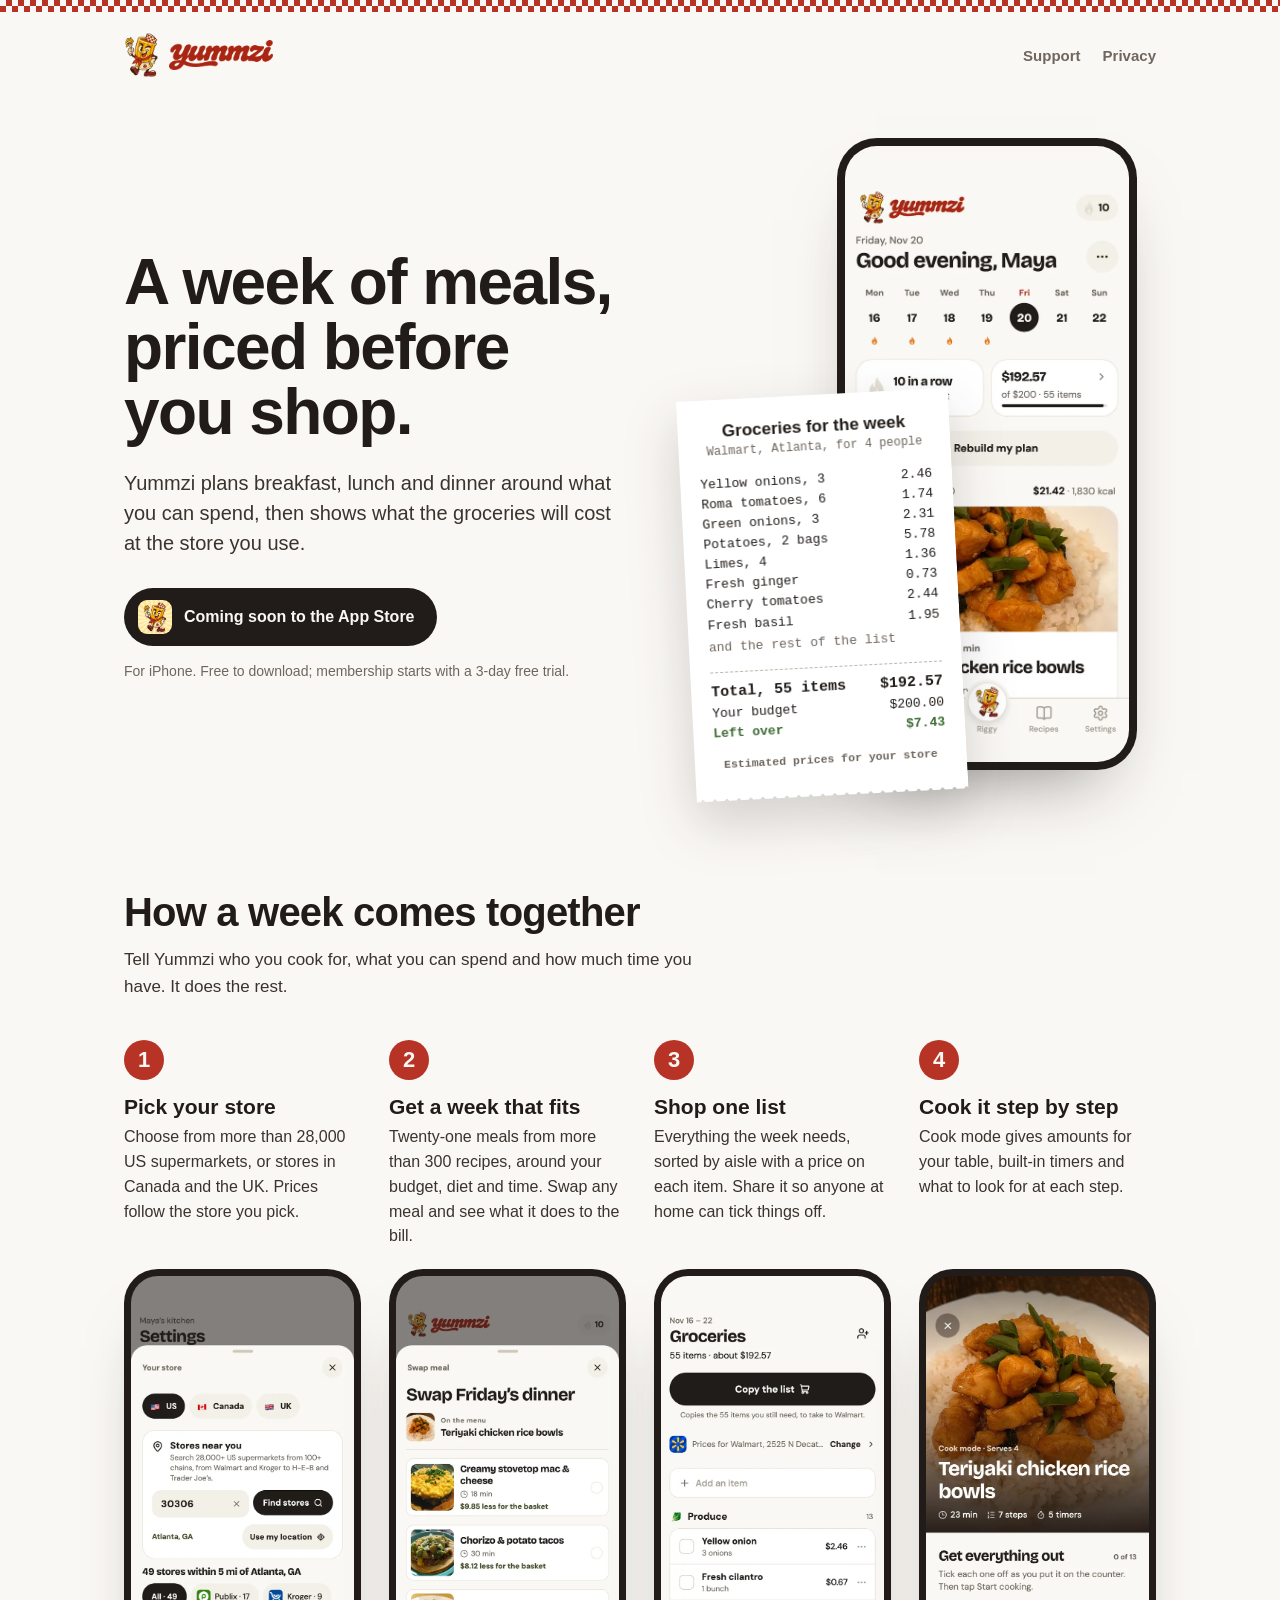
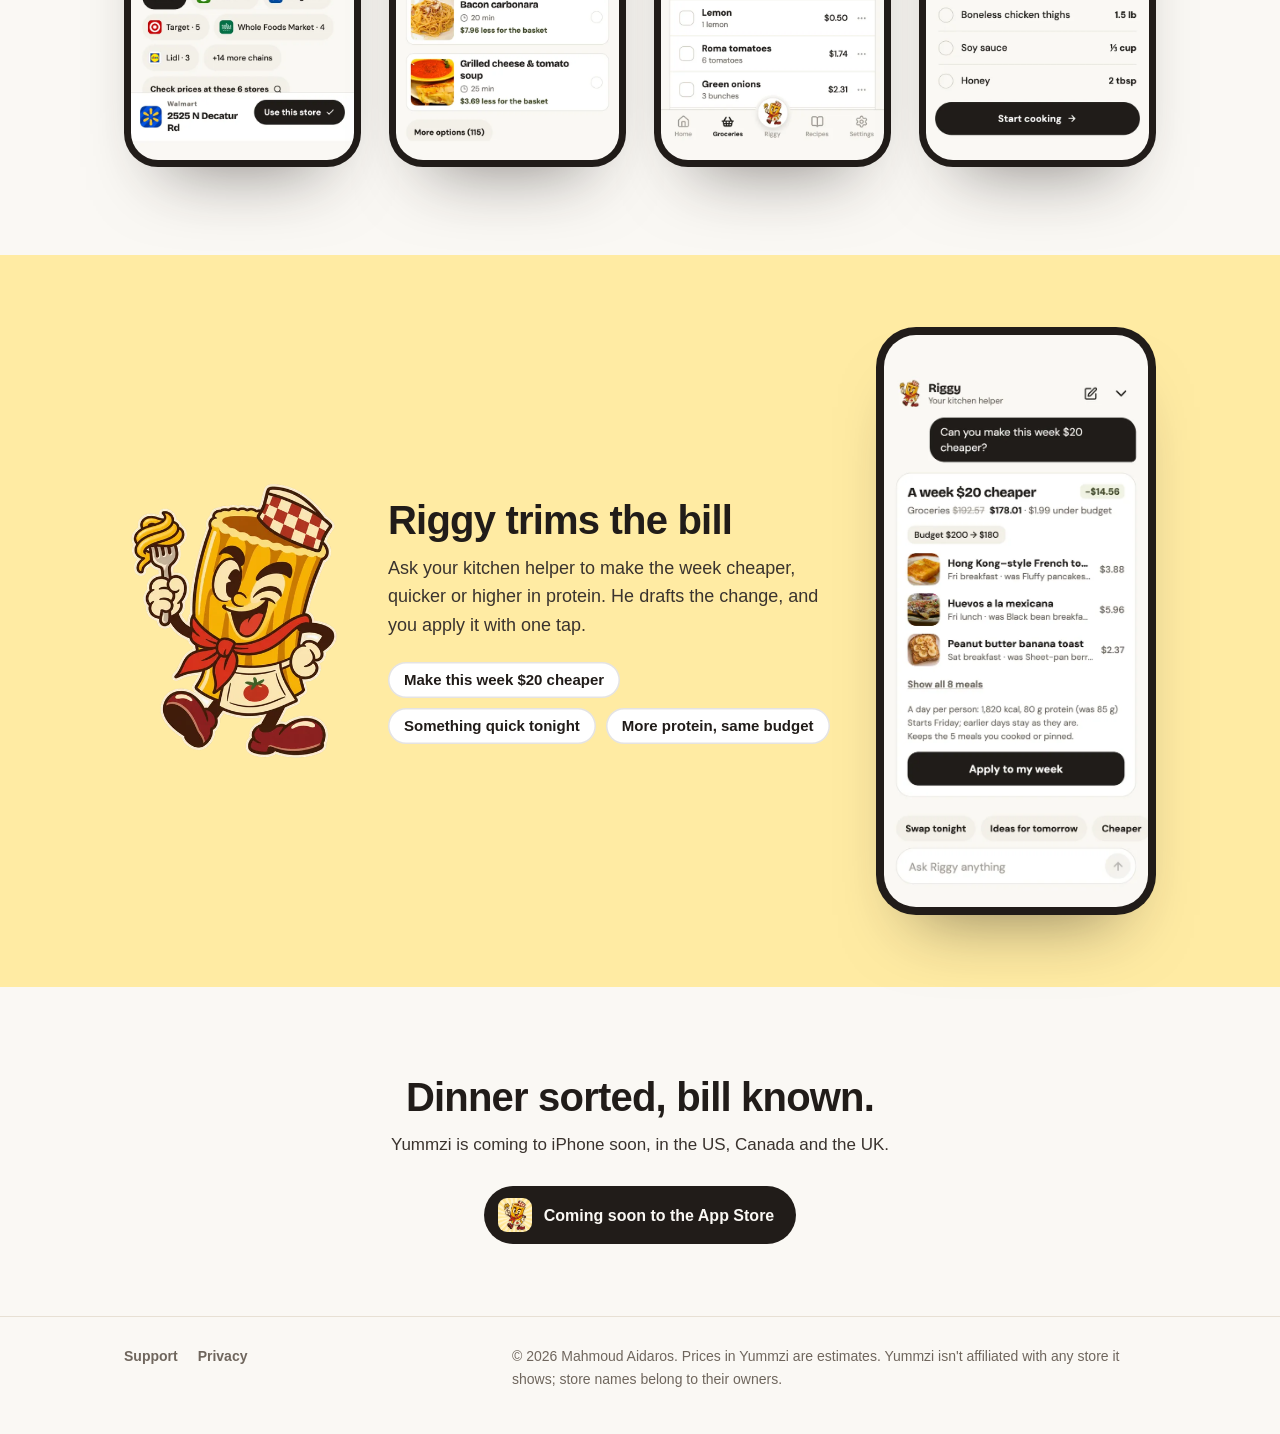
<file: index.html>
<!doctype html>
<html lang="en">
<head>
<meta charset="utf-8">
<meta name="viewport" content="width=device-width, initial-scale=1">
<title>Yummzi: meal plans on your budget</title>
<meta name="description" content="Yummzi plans a week of meals around what you can spend and shows the grocery total for your store before you shop. For iPhone.">
<meta name="theme-color" content="#FAF8F4">
<meta property="og:title" content="Yummzi: a week of meals, priced before you shop">
<meta property="og:description" content="Plan a week of meals around your budget and see the grocery total for your store before you shop.">
<meta property="og:image" content="https://mahmoudeidarous.github.io/yummzi-site/assets/og.png">
<meta property="og:url" content="https://mahmoudeidarous.github.io/yummzi-site/">
<meta property="og:type" content="website">
<meta name="twitter:card" content="summary_large_image">
<link rel="icon" href="assets/favicon.png">
<link rel="apple-touch-icon" href="assets/icon.png">
<link rel="stylesheet" href="assets/site.css">
</head>
<body>
<div class="checks"></div>
<header class="bar">
  <a class="brand" href="./"><img class="mascot" src="assets/riggy-small.png" alt="" width="35" height="46"><img class="word" src="assets/wordmark.png" alt="Yummzi" width="104" height="30"></a>
  <nav aria-label="Site"><a href="support/">Support</a><a href="privacy/">Privacy</a></nav>
</header>

<main>
  <section class="hero">
    <div>
      <h1>A week of meals, priced before you shop.</h1>
      <p class="lede">Yummzi plans breakfast, lunch and dinner around what you can spend, then shows what the groceries will cost at the store you use.</p>
      <span class="soon"><img src="assets/icon.png" alt="" width="34" height="34">Coming soon to the App Store</span>
      <p class="fine">For iPhone. Free to download; membership starts with a 3-day free trial.</p>
    </div>

    <div class="stage">
      <figure class="phone">
        <img src="assets/shots/home.webp" alt="Yummzi's home screen: tonight's dinner, teriyaki chicken rice bowls, and the week's groceries at $192.57 of a $200 budget." width="600" height="1301" fetchpriority="high">
      </figure>
      <div class="receipt" role="img" aria-label="An example week's grocery receipt: 55 items, $192.57 against a $200 budget, $7.43 left over.">
        <div class="paper">
          <div class="head"><strong>Groceries for the week</strong><span>Walmart, Atlanta, for 4 people</span></div>
          <dl>
            <dt>Yellow onions, 3</dt><dd>2.46</dd>
            <dt>Roma tomatoes, 6</dt><dd>1.74</dd>
            <dt>Green onions, 3</dt><dd>2.31</dd>
            <dt>Potatoes, 2 bags</dt><dd>5.78</dd>
            <dt class="x">Limes, 4</dt><dd class="x">1.36</dd>
            <dt class="x">Fresh ginger</dt><dd class="x">0.73</dd>
            <dt>Cherry tomatoes</dt><dd>2.44</dd>
            <dt>Fresh basil</dt><dd>1.95</dd>
            <dt class="more">and the rest of the list</dt>
            <dt class="rule"></dt>
            <dt class="total">Total, 55 items</dt><dd class="total">$192.57</dd>
            <dt>Your budget</dt><dd>$200.00</dd>
            <dt class="left">Left over</dt><dd class="left">$7.43</dd>
          </dl>
          <p class="note">Estimated prices for your store</p>
        </div>
      </div>
    </div>
  </section>

  <section class="steps" aria-labelledby="how">
    <h2 id="how">How a week comes together</h2>
    <p>Tell Yummzi who you cook for, what you can spend and how much time you have. It does the rest.</p>
    <ol>
      <li>
        <h3>Pick your store</h3>
        <p>Choose from more than 28,000 US supermarkets, or stores in Canada and the UK. Prices follow the store you pick.</p>
        <figure class="phone"><img src="assets/shots/store.webp" alt="Choosing a store: 49 stores near Atlanta, from Publix to Kroger." width="600" height="1301" loading="lazy"></figure>
      </li>
      <li>
        <h3>Get a week that fits</h3>
        <p>Twenty-one meals from more than 300 recipes, around your budget, diet and time. Swap any meal and see what it does to the bill.</p>
        <figure class="phone"><img src="assets/shots/swap.webp" alt="Swapping Friday's dinner, with how much each option saves." width="600" height="1301" loading="lazy"></figure>
      </li>
      <li>
        <h3>Shop one list</h3>
        <p>Everything the week needs, sorted by aisle with a price on each item. Share it so anyone at home can tick things off.</p>
        <figure class="phone"><img src="assets/shots/groceries.webp" alt="The grocery list: 55 items, about $192.57, sorted by aisle." width="600" height="1301" loading="lazy"></figure>
      </li>
      <li>
        <h3>Cook it step by step</h3>
        <p>Cook mode gives amounts for your table, built-in timers and what to look for at each step.</p>
        <figure class="phone"><img src="assets/shots/cook.webp" alt="Cook mode for teriyaki chicken rice bowls: 23 minutes, 7 steps, 5 timers." width="600" height="1301" loading="lazy"></figure>
      </li>
    </ol>
  </section>

  <section class="riggy" aria-labelledby="riggy">
    <div class="inner">
      <img class="mascot" src="assets/riggy.webp" alt="Riggy, a cartoon rigatoni chef in a checked hat" width="398" height="520" loading="lazy">
      <div>
        <h2 id="riggy">Riggy trims the bill</h2>
        <p>Ask your kitchen helper to make the week cheaper, quicker or higher in protein. He drafts the change, and you apply it with one tap.</p>
        <ul class="asks" aria-label="Things you can ask Riggy">
          <li>Make this week $20 cheaper</li>
          <li>Something quick tonight</li>
          <li>More protein, same budget</li>
        </ul>
      </div>
      <figure class="phone shot"><img src="assets/shots/riggy.webp" alt="Riggy drafting a week that is $14.56 cheaper, with Apply to my week." width="600" height="1301" loading="lazy"></figure>
    </div>
  </section>

  <section class="closing">
    <h2>Dinner sorted, bill known.</h2>
    <p>Yummzi is coming to iPhone soon, in the US, Canada and the UK.</p>
    <span class="soon"><img src="assets/icon.png" alt="" width="34" height="34">Coming soon to the App Store</span>
  </section>
</main>

<footer>
  <div class="inner">
    <nav aria-label="Footer"><a href="support/">Support</a><a href="privacy/">Privacy</a></nav>
    <p>© 2026 Mahmoud Aidaros. Prices in Yummzi are estimates. Yummzi isn't affiliated with any store it shows; store names belong to their owners.</p>
  </div>
</footer>
</body>
</html>
</file>
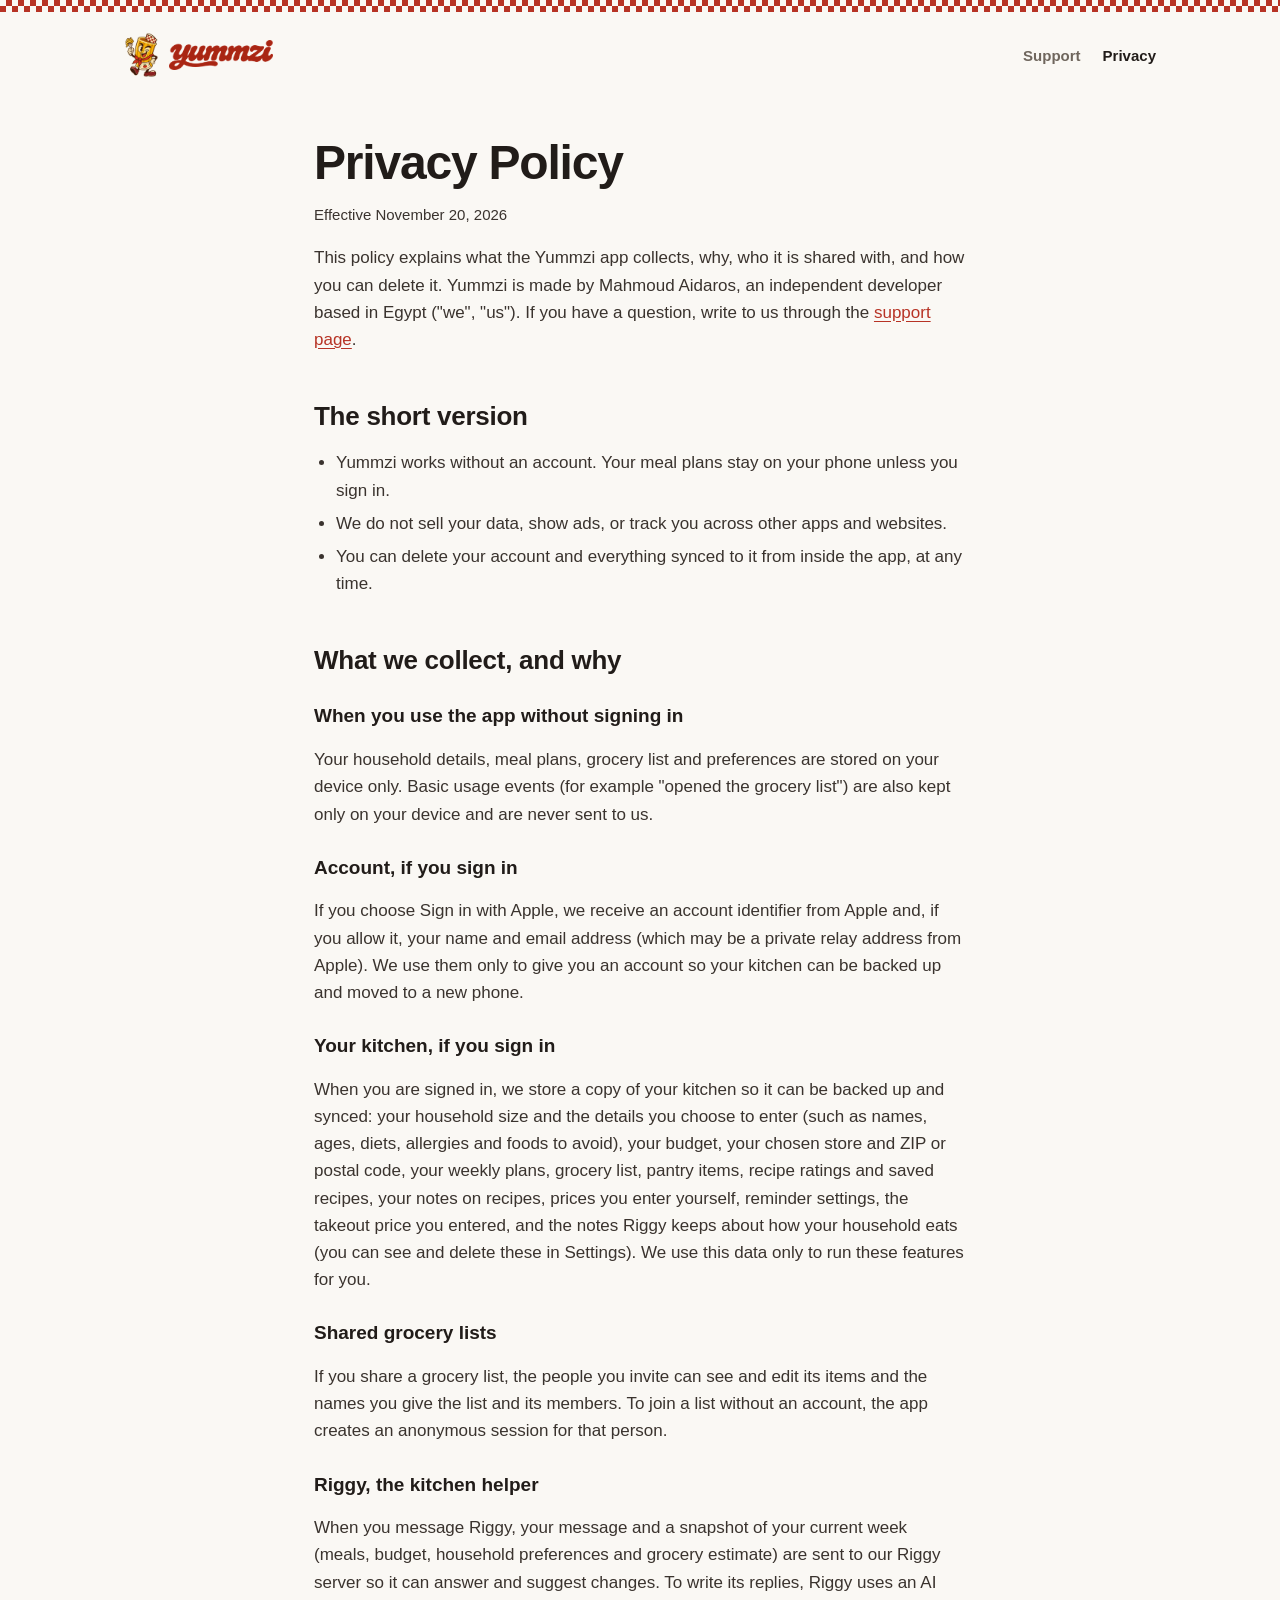
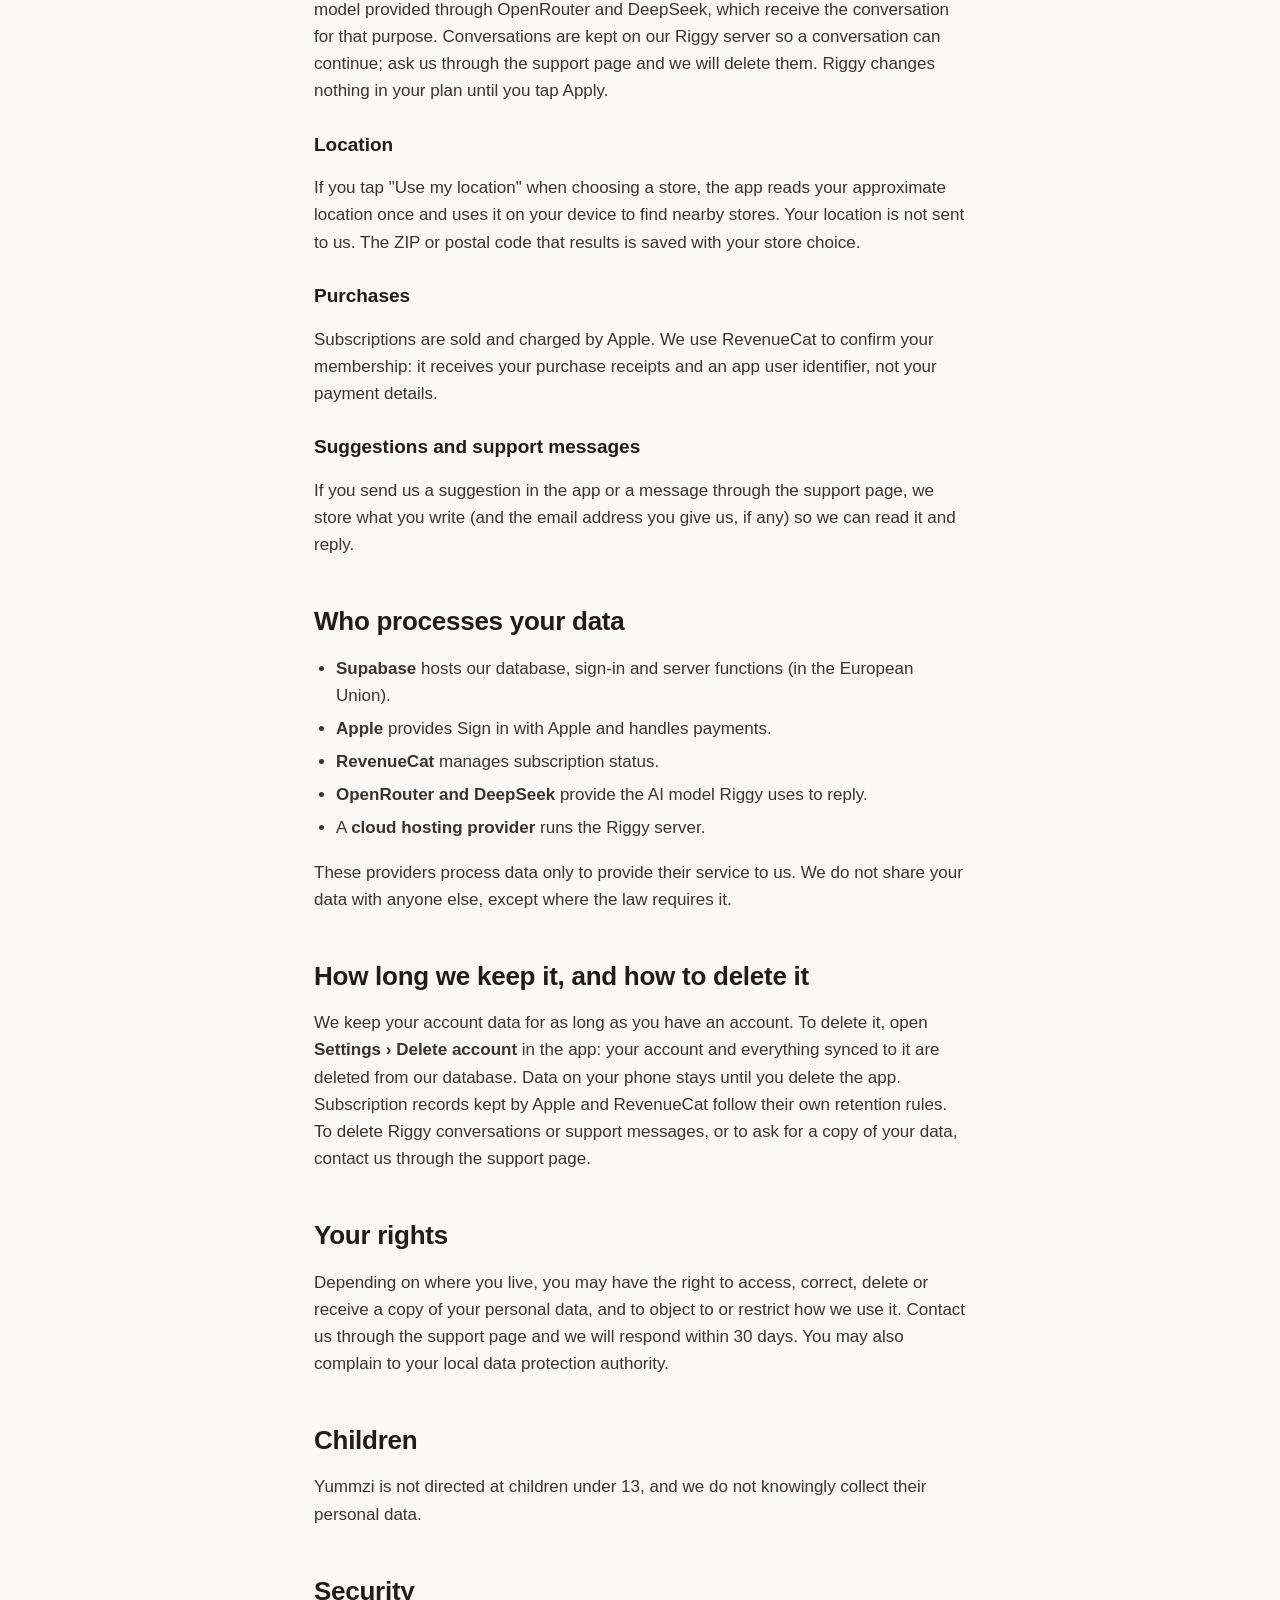
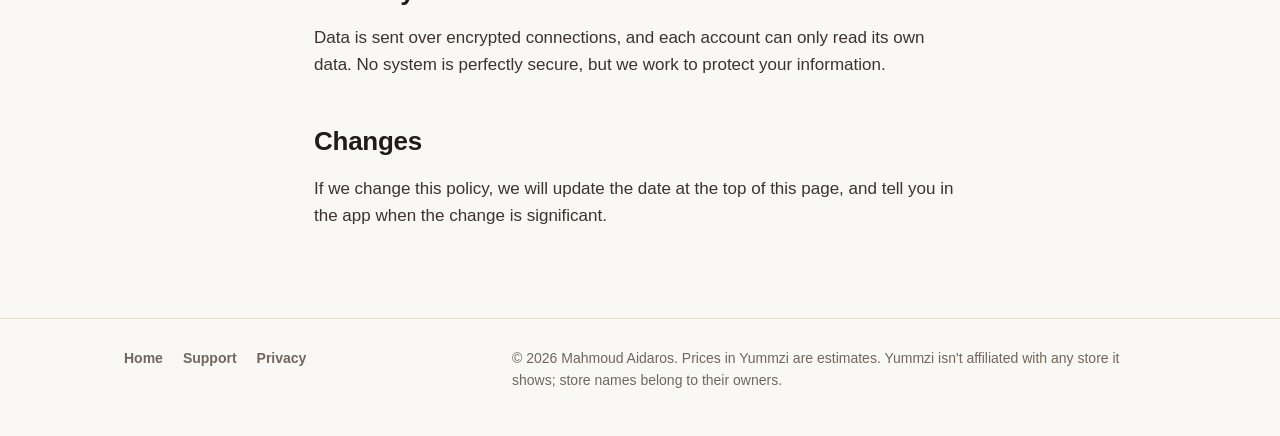
<file: privacy/index.html>
<!doctype html>
<html lang="en">
<head>
<meta charset="utf-8">
<meta name="viewport" content="width=device-width, initial-scale=1">
<title>Yummzi Privacy Policy</title>
<meta name="theme-color" content="#FAF8F4">
<link rel="apple-touch-icon" href="../assets/icon.png">
<link rel="icon" href="../assets/favicon.png">
<link rel="stylesheet" href="../assets/site.css">
</head>
<body>
<div class="checks"></div>
<header class="bar">
  <a class="brand" href="../"><img class="mascot" src="../assets/riggy-small.png" alt="" width="35" height="46"><img class="word" src="../assets/wordmark.png" alt="Yummzi" width="104" height="30"></a>
  <nav aria-label="Site"><a href="../support/">Support</a><a href="../privacy/" aria-current="page">Privacy</a></nav>
</header>
<main class="page">
  <h1>Privacy Policy</h1>
  <p class="muted">Effective November 20, 2026</p>

  <p>This policy explains what the Yummzi app collects, why, who it is shared with, and how you can delete it. Yummzi is made by Mahmoud Aidaros, an independent developer based in Egypt ("we", "us"). If you have a question, write to us through the <a href="../support/">support page</a>.</p>

  <h2>The short version</h2>
  <ul>
    <li>Yummzi works without an account. Your meal plans stay on your phone unless you sign in.</li>
    <li>We do not sell your data, show ads, or track you across other apps and websites.</li>
    <li>You can delete your account and everything synced to it from inside the app, at any time.</li>
  </ul>

  <h2>What we collect, and why</h2>

  <h3>When you use the app without signing in</h3>
  <p>Your household details, meal plans, grocery list and preferences are stored on your device only. Basic usage events (for example "opened the grocery list") are also kept only on your device and are never sent to us.</p>

  <h3>Account, if you sign in</h3>
  <p>If you choose Sign in with Apple, we receive an account identifier from Apple and, if you allow it, your name and email address (which may be a private relay address from Apple). We use them only to give you an account so your kitchen can be backed up and moved to a new phone.</p>

  <h3>Your kitchen, if you sign in</h3>
  <p>When you are signed in, we store a copy of your kitchen so it can be backed up and synced: your household size and the details you choose to enter (such as names, ages, diets, allergies and foods to avoid), your budget, your chosen store and ZIP or postal code, your weekly plans, grocery list, pantry items, recipe ratings and saved recipes, your notes on recipes, prices you enter yourself, reminder settings, the takeout price you entered, and the notes Riggy keeps about how your household eats (you can see and delete these in Settings). We use this data only to run these features for you.</p>

  <h3>Shared grocery lists</h3>
  <p>If you share a grocery list, the people you invite can see and edit its items and the names you give the list and its members. To join a list without an account, the app creates an anonymous session for that person.</p>

  <h3>Riggy, the kitchen helper</h3>
  <p>When you message Riggy, your message and a snapshot of your current week (meals, budget, household preferences and grocery estimate) are sent to our Riggy server so it can answer and suggest changes. To write its replies, Riggy uses an AI model provided through OpenRouter and DeepSeek, which receive the conversation for that purpose. Conversations are kept on our Riggy server so a conversation can continue; ask us through the support page and we will delete them. Riggy changes nothing in your plan until you tap Apply.</p>

  <h3>Location</h3>
  <p>If you tap "Use my location" when choosing a store, the app reads your approximate location once and uses it on your device to find nearby stores. Your location is not sent to us. The ZIP or postal code that results is saved with your store choice.</p>

  <h3>Purchases</h3>
  <p>Subscriptions are sold and charged by Apple. We use RevenueCat to confirm your membership: it receives your purchase receipts and an app user identifier, not your payment details.</p>

  <h3>Suggestions and support messages</h3>
  <p>If you send us a suggestion in the app or a message through the support page, we store what you write (and the email address you give us, if any) so we can read it and reply.</p>

  <h2>Who processes your data</h2>
  <ul>
    <li><strong>Supabase</strong> hosts our database, sign-in and server functions (in the European Union).</li>
    <li><strong>Apple</strong> provides Sign in with Apple and handles payments.</li>
    <li><strong>RevenueCat</strong> manages subscription status.</li>
    <li><strong>OpenRouter and DeepSeek</strong> provide the AI model Riggy uses to reply.</li>
    <li>A <strong>cloud hosting provider</strong> runs the Riggy server.</li>
  </ul>
  <p>These providers process data only to provide their service to us. We do not share your data with anyone else, except where the law requires it.</p>

  <h2>How long we keep it, and how to delete it</h2>
  <p>We keep your account data for as long as you have an account. To delete it, open <strong>Settings › Delete account</strong> in the app: your account and everything synced to it are deleted from our database. Data on your phone stays until you delete the app. Subscription records kept by Apple and RevenueCat follow their own retention rules. To delete Riggy conversations or support messages, or to ask for a copy of your data, contact us through the support page.</p>

  <h2>Your rights</h2>
  <p>Depending on where you live, you may have the right to access, correct, delete or receive a copy of your personal data, and to object to or restrict how we use it. Contact us through the support page and we will respond within 30 days. You may also complain to your local data protection authority.</p>

  <h2>Children</h2>
  <p>Yummzi is not directed at children under 13, and we do not knowingly collect their personal data.</p>

  <h2>Security</h2>
  <p>Data is sent over encrypted connections, and each account can only read its own data. No system is perfectly secure, but we work to protect your information.</p>

  <h2>Changes</h2>
  <p>If we change this policy, we will update the date at the top of this page, and tell you in the app when the change is significant.</p>
</main>
<footer>
  <div class="inner">
    <nav aria-label="Footer"><a href="../">Home</a><a href="../support/">Support</a><a href="../privacy/">Privacy</a></nav>
    <p>© 2026 Mahmoud Aidaros. Prices in Yummzi are estimates. Yummzi isn't affiliated with any store it shows; store names belong to their owners.</p>
  </div>
</footer>
</body>
</html>
</file>
<file: assets/site.css>
/* Yummzi site. Brand colours from the app (src/ui.tsx); Apple's rounded system face for
   headings, the plain system face for reading, and a typewriter face only on the receipt. */
:root {
  color-scheme: light;
  --cream: #FAF8F4;
  --paper: #FFFFFF;
  --ink: #211C19;
  --body: #3A332E;
  --muted: #6F665D;
  --tomato: #B73325;
  --tomato-deep: #962819;
  --butter: #FFEBA3;
  --basil: #3E6B34;
  --line: #E7E0D4;
  --round: ui-rounded, "SF Pro Rounded", -apple-system, BlinkMacSystemFont, "Segoe UI", Roboto, sans-serif;
  --text: -apple-system, BlinkMacSystemFont, "SF Pro Text", "Segoe UI", Roboto, "Helvetica Neue", Arial, sans-serif;
  --till: ui-monospace, "SF Mono", Menlo, Consolas, "Courier New", monospace;
}
* { box-sizing: border-box; }
html { -webkit-text-size-adjust: 100%; }
body { margin: 0; background: var(--cream); color: var(--ink); font: 17px/1.6 var(--text); -webkit-font-smoothing: antialiased; }
img { max-width: 100%; display: block; }
a { color: var(--tomato); text-underline-offset: 3px; }
a:hover { color: var(--tomato-deep); }
:focus-visible { outline: 3px solid var(--tomato); outline-offset: 3px; border-radius: 6px; }

/* Riggy's hat, as a band along the top. */
.checks { height: 12px; background-image: conic-gradient(var(--tomato) 25%, var(--cream) 0 50%, var(--tomato) 0 75%, var(--cream) 0); background-size: 12px 12px; }

.bar { display: flex; align-items: center; justify-content: space-between; gap: 16px; max-width: 1080px; margin: 0 auto; padding: 20px 24px; }
.brand { display: flex; align-items: center; gap: 10px; text-decoration: none; }
.brand .mascot { height: 46px; width: auto; }
.brand .word { height: 30px; width: auto; }
.bar nav { display: flex; gap: 22px; font: 600 15px/1 var(--text); }
.bar nav a { color: var(--muted); text-decoration: none; padding: 8px 0; }
.bar nav a:hover, .bar nav a[aria-current="page"] { color: var(--ink); }

h1, h2, h3 { font-family: var(--round); color: var(--ink); text-wrap: balance; }

/* ---------- Home ---------- */
.hero { max-width: 1080px; margin: 0 auto; padding: 40px 24px 72px; display: grid; grid-template-columns: minmax(0, 1.05fr) minmax(0, 1fr); gap: 48px; align-items: center; }
.hero h1 { font-size: clamp(40px, 5.6vw, 64px); line-height: 1.02; letter-spacing: -0.025em; font-weight: 800; margin: 0 0 22px; }
.hero .lede { font-size: 20px; line-height: 1.5; color: var(--body); max-width: 30em; margin: 0 0 30px; }
.soon { display: inline-flex; align-items: center; gap: 12px; background: var(--ink); color: var(--cream); border-radius: 999px; padding: 12px 22px 12px 14px; font: 700 16px/1.2 var(--round); }
.soon img { width: 34px; height: 34px; border-radius: 9px; }
.fine { margin: 14px 0 0; font-size: 14px; color: var(--muted); }

.stage { position: relative; display: flex; justify-content: flex-end; padding-bottom: 24px; }
.stage .phone { width: min(300px, 70%); margin-right: 4%; }
.receipt { position: absolute; left: 0; bottom: 0; width: min(272px, 58%); filter: drop-shadow(0 22px 26px rgba(33, 28, 25, 0.18)); }
.receipt .paper { position: relative; background: var(--paper); padding: 22px 20px 18px; font: 13px/1.55 var(--till); color: var(--ink); transform: rotate(-3deg); transform-origin: top left; }
.receipt .paper::after { content: ""; position: absolute; left: 0; right: 0; bottom: -9px; height: 10px; background: linear-gradient(-45deg, transparent 6px, var(--paper) 0) 0 0 / 12px 10px repeat-x, linear-gradient(45deg, transparent 6px, var(--paper) 0) 0 0 / 12px 10px repeat-x; }
.receipt .head { text-align: center; margin-bottom: 12px; }
.receipt .head strong { display: block; font: 800 17px/1.2 var(--round); }
.receipt .head span { color: var(--muted); font-size: 12px; }
.receipt dl { margin: 0; display: grid; grid-template-columns: 1fr auto; column-gap: 12px; }
.receipt dt, .receipt dd { margin: 0; }
.receipt dd { text-align: right; font-variant-numeric: tabular-nums; }
.receipt .more { grid-column: 1 / -1; color: var(--muted); padding: 2px 0 6px; }
.receipt .rule { grid-column: 1 / -1; border-top: 1.5px dashed #BDB4A6; margin: 8px 0; }
.receipt .total { font-weight: 700; font-size: 15px; }
.receipt .left { color: var(--basil); font-weight: 700; }
.receipt .note { margin: 12px 0 0; text-align: center; color: var(--muted); font-size: 11.5px; }

.phone { margin: 0; border-radius: 40px; background: var(--ink); padding: 8px; box-shadow: 0 40px 70px -40px rgba(33, 28, 25, 0.55); }
.phone img { border-radius: 32px; width: 100%; height: auto; aspect-ratio: 1179 / 2556; }

/* The one moment of motion: the receipt prints once. */
@media (prefers-reduced-motion: no-preference) {
  .receipt .paper { animation: print 1.15s cubic-bezier(0.22, 1, 0.36, 1) 0.35s both; }
  @keyframes print { from { clip-path: inset(0 0 100% 0); translate: 0 -18px; } to { clip-path: inset(0 0 -20px 0); translate: 0 0; } }
}

.steps { max-width: 1080px; margin: 0 auto; padding: 24px 24px 88px; }
.steps > h2, .riggy h2, .closing h2 { font-size: clamp(30px, 3.6vw, 40px); line-height: 1.1; letter-spacing: -0.02em; font-weight: 800; margin: 0 0 12px; }
.steps > p { color: var(--body); max-width: 34em; margin: 0 0 40px; }
.steps ol { list-style: none; margin: 0; padding: 0; display: grid; grid-template-columns: repeat(4, minmax(0, 1fr)); gap: 28px; counter-reset: step; }
.steps li { counter-increment: step; display: flex; flex-direction: column; }
.steps li::before { content: counter(step); font: 800 22px/1 var(--round); color: var(--cream); background: var(--tomato); width: 40px; height: 40px; border-radius: 50%; display: grid; place-items: center; margin-bottom: 14px; }
.steps h3 { font-size: 21px; line-height: 1.2; margin: 0 0 6px; font-weight: 800; }
.steps li p { margin: 0 0 20px; color: var(--body); font-size: 16px; line-height: 1.55; }
.steps .phone { margin-top: auto; border-radius: 34px; padding: 7px; }
.steps .phone img { border-radius: 27px; }

.riggy { background: var(--butter); }
.riggy .inner { max-width: 1080px; margin: 0 auto; padding: 72px 24px; display: grid; grid-template-columns: 220px minmax(0, 1fr) 280px; gap: 44px; align-items: center; }
.riggy .mascot { width: 100%; height: auto; }
.riggy p { color: var(--body); font-size: 18px; margin: 0 0 22px; max-width: 30em; }
.asks { display: flex; flex-wrap: wrap; gap: 10px; margin: 0; padding: 0; list-style: none; }
.asks li { background: var(--paper); border-radius: 999px; padding: 9px 16px; font: 600 15px/1.2 var(--text); color: var(--ink); box-shadow: inset 0 0 0 1.5px rgba(33, 28, 25, 0.12); }

.closing { max-width: 1080px; margin: 0 auto; padding: 88px 24px 72px; text-align: center; }
.closing p { color: var(--body); margin: 0 auto 28px; max-width: 30em; }

/* ---------- Support and privacy ---------- */
.page { max-width: 700px; margin: 0 auto; padding: 24px 24px 72px; }
.page h1 { font-size: clamp(36px, 5vw, 48px); line-height: 1.05; letter-spacing: -0.025em; font-weight: 800; margin: 16px 0 14px; }
.page h2 { font-size: 26px; line-height: 1.2; letter-spacing: -0.01em; font-weight: 800; margin: 48px 0 8px; }
.page h3 { font-size: 19px; line-height: 1.3; font-weight: 800; margin: 28px 0 4px; }
.page p, .page li { color: var(--body); }
.page ul { padding-left: 22px; }
.page li { margin: 6px 0; }
.muted { color: var(--muted); font-size: 15px; }
.card { background: var(--paper); border-radius: 24px; padding: 26px; margin: 24px 0; box-shadow: 0 1px 0 var(--line), 0 18px 40px -30px rgba(33, 28, 25, 0.35); }
form label { display: block; font-weight: 700; margin: 16px 0 6px; font-size: 15px; }
form label:first-child { margin-top: 0; }
input, textarea, select { width: 100%; font: inherit; border: 1.5px solid #D3CABC; border-radius: 14px; padding: 12px 14px; background: var(--paper); color: var(--ink); }
input:focus, textarea:focus, select:focus { border-color: var(--ink); outline: none; box-shadow: 0 0 0 3px rgba(183, 51, 37, 0.18); }
textarea { min-height: 150px; resize: vertical; }
button { margin-top: 18px; font: 700 16px/1.2 var(--round); color: var(--cream); background: var(--ink); border: 0; border-radius: 999px; padding: 14px 28px; cursor: pointer; }
button:hover { background: #3A322D; }
button[disabled] { opacity: 0.5; cursor: default; }
.note { margin: 12px 0 0; font-weight: 600; }

footer { border-top: 1px solid var(--line); }
footer .inner { max-width: 1080px; margin: 0 auto; padding: 28px 24px 44px; display: flex; flex-wrap: wrap; gap: 10px 28px; justify-content: space-between; color: var(--muted); font-size: 14px; }
footer nav { display: flex; gap: 20px; }
footer nav a { color: var(--muted); text-decoration: none; font-weight: 600; }
footer nav a:hover { color: var(--ink); }
footer p { margin: 0; max-width: 46em; }

@media (max-width: 960px) {
  .steps ol { grid-template-columns: repeat(2, minmax(0, 1fr)); gap: 40px 24px; }
  .riggy .inner { grid-template-columns: 160px minmax(0, 1fr); }
  .riggy .shot { display: none; }
}
@media (max-width: 900px) {
  .hero { grid-template-columns: 1fr; gap: 40px; padding-top: 16px; }
  .stage { width: 100%; max-width: 520px; margin: 0 auto; }
  .stage .phone { width: 58%; margin-right: 0; margin-left: 42%; }
  .receipt { width: 64%; }
  .receipt .paper { font-size: 12px; padding: 18px 16px 14px; }
}
@media (max-width: 760px) {
  .riggy .inner { grid-template-columns: 1fr; padding: 56px 24px; gap: 20px; }
  .riggy .mascot { width: 140px; }
}
@media (max-width: 520px) {
  body { font-size: 16px; }
  .bar { padding: 16px; }
  .brand .mascot { height: 38px; }
  .brand .word { height: 24px; }
  .bar nav { gap: 16px; }
  .hero, .steps, .closing, .page { padding-left: 16px; padding-right: 16px; }
  .hero .lede { font-size: 18px; }
  .steps ol { grid-template-columns: 1fr; gap: 44px; }
  .steps .phone { width: 58%; }
  .stage .phone { width: 56%; margin-left: 44%; }
  .receipt { width: 68%; }
  .receipt .paper { font-size: 10.5px; padding: 14px 12px 12px; }
  .receipt dl { column-gap: 8px; }
  .receipt .head strong { font-size: 14px; }
  .receipt .head span { font-size: 10.5px; }
  .receipt .total { font-size: 12px; }
  .receipt .note { font-size: 10px; }
  .receipt .x { display: none; }
}
</file>
